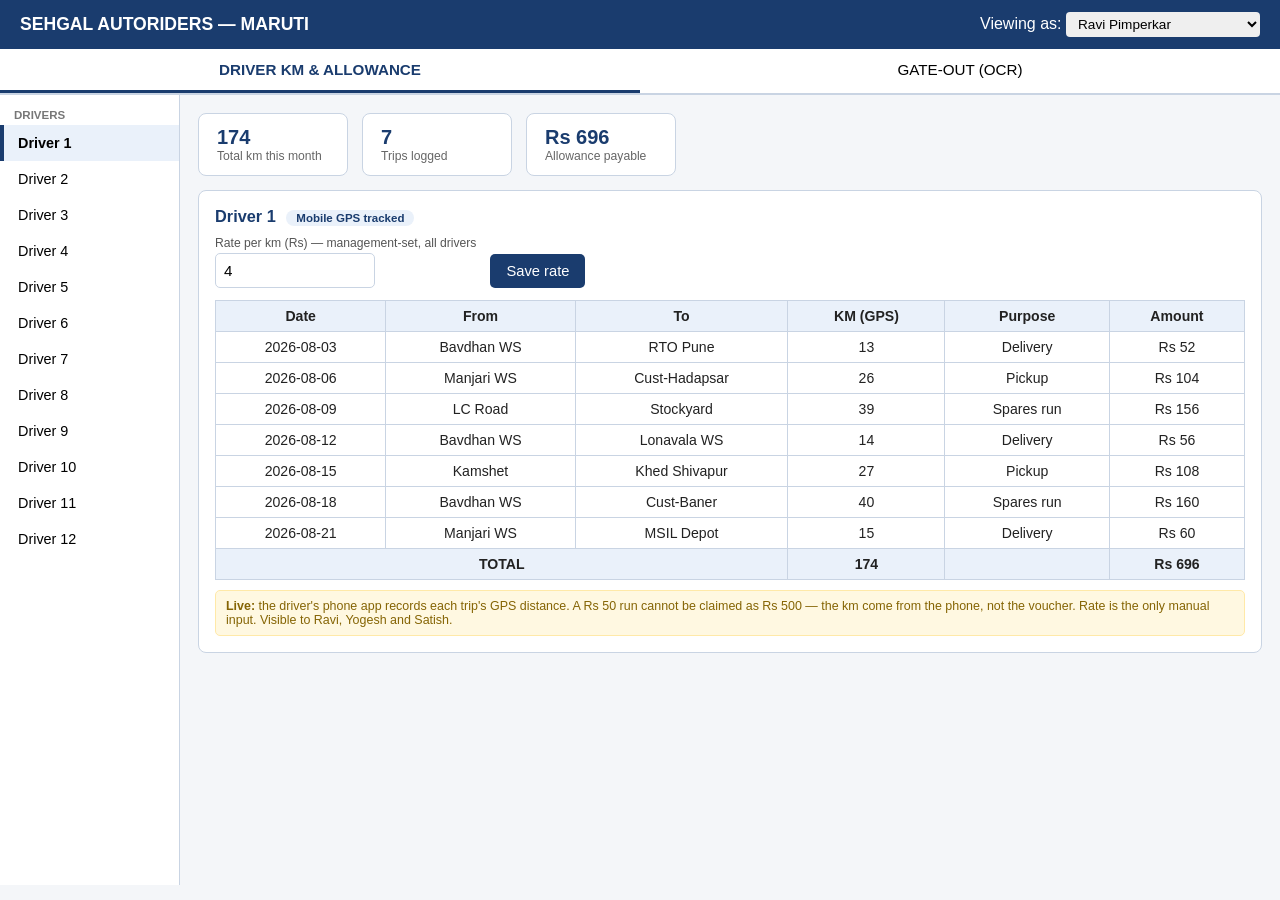
<file: index.html>
<!DOCTYPE html>
<html lang="en">
<head>
<meta charset="UTF-8">
<meta name="viewport" content="width=device-width, initial-scale=1.0">
<title>SEHGAL AUTORIDERS — MARUTI</title>
<style>
  * { margin:0; padding:0; box-sizing:border-box; font-family:'Segoe UI', Arial, sans-serif; }
  :root { --blue:#1a3c6e; --lightblue:#eaf1fa; --border:#c9d4e3; --green:#1e7d32; --red:#b23b3b; --amber:#b8860b; }
  body { background:#f4f6f9; color:#222; }
  header { background:var(--blue); color:#fff; padding:12px 20px; display:flex; justify-content:space-between; align-items:center; flex-wrap:wrap; gap:8px; }
  header h1 { font-size:1.1rem; font-weight:600; }
  header select { padding:4px 8px; border-radius:4px; border:none; font-size:.85rem; }
  nav { background:#fff; border-bottom:2px solid var(--border); display:flex; }
  nav button { flex:1; padding:12px; border:none; background:none; font-size:.95rem; cursor:pointer; border-bottom:3px solid transparent; }
  nav button.active { border-bottom-color:var(--blue); color:var(--blue); font-weight:600; }
  .layout { display:flex; min-height:calc(100vh - 110px); }
  aside { width:180px; background:#fff; border-right:1px solid var(--border); padding:10px 0; overflow-y:auto; }
  aside h3 { font-size:.72rem; text-transform:uppercase; color:#777; padding:4px 14px; }
  aside button { display:block; width:100%; text-align:left; padding:10px 14px; border:none; background:none; cursor:pointer; font-size:.9rem; border-left:4px solid transparent; }
  aside button.sel { background:var(--lightblue); border-left-color:var(--blue); font-weight:600; }
  main { flex:1; padding:18px; overflow-x:auto; }
  .card { background:#fff; border:1px solid var(--border); border-radius:8px; padding:16px; margin-bottom:16px; }
  .card h2 { font-size:1.02rem; color:var(--blue); margin-bottom:10px; }
  table { width:100%; border-collapse:collapse; font-size:.88rem; }
  th, td { border:1px solid var(--border); padding:7px 9px; text-align:center; }
  th { background:var(--lightblue); }
  .row-flex { display:flex; gap:14px; flex-wrap:wrap; align-items:end; margin-bottom:12px; }
  .field label { display:block; font-size:.76rem; color:#555; margin-bottom:3px; }
  .field input { padding:8px; border:1px solid var(--border); border-radius:5px; font-size:.95rem; width:160px; }
  .btn { background:var(--blue); color:#fff; border:none; padding:9px 16px; border-radius:5px; cursor:pointer; font-size:.92rem; }
  .btn.alt { background:#fff; color:var(--blue); border:1px solid var(--blue); }
  .note { font-size:.78rem; color:#856404; background:#fff8e1; border:1px solid #ffe9a8; padding:8px 10px; border-radius:5px; margin-top:10px; }
  .pill { display:inline-block; padding:2px 10px; border-radius:12px; font-size:.72rem; background:var(--lightblue); color:var(--blue); margin-left:6px; }
  .stat-row { display:flex; gap:14px; flex-wrap:wrap; margin-bottom:14px; }
  .stat { background:#fff; border:1px solid var(--border); border-radius:8px; padding:12px 18px; min-width:150px; }
  .stat .v { font-size:1.25rem; font-weight:700; color:var(--blue); }
  .stat .l { font-size:.76rem; color:#666; }
  /* OCR cascade */
  .ocr-tree { display:flex; flex-direction:column; gap:8px; margin:12px 0; }
  .engine { display:flex; align-items:center; gap:10px; padding:9px 12px; border:1px solid var(--border); border-radius:6px; background:#fafcff; font-size:.9rem; }
  .engine .dot { width:12px; height:12px; border-radius:50%; background:#ccc; flex-shrink:0; }
  .engine.trying .dot { background:var(--amber); animation:pulse 1s infinite; }
  .engine.ok .dot { background:var(--green); }
  .engine.fail .dot { background:var(--red); }
  .engine .arrow { color:#999; font-size:.8rem; }
  .engine small { color:#888; margin-left:auto; }
  @keyframes pulse { 0%,100%{opacity:1;} 50%{opacity:.35;} }
  .scanbox { border:2px dashed var(--border); border-radius:8px; padding:26px; text-align:center; color:#666; cursor:pointer; background:#fbfdff; }
  .scanbox:hover { border-color:var(--blue); }
  @media (max-width:700px){ .layout{flex-direction:column;} aside{width:100%; display:flex; overflow-x:auto;} aside h3{display:none;} aside button{white-space:nowrap; border-left:none; border-bottom:3px solid transparent;} aside button.sel{border-bottom-color:var(--blue);} }
</style>
</head>
<body>
<header>
  <h1>SEHGAL AUTORIDERS &mdash; MARUTI</h1>
  <div>Viewing as:
    <select id="viewer">
      <option>Ravi Pimperkar</option><option>Yogesh Patil</option><option>Satish Ainapure (Finance)</option><option>Gate Guard</option>
    </select>
  </div>
</header>
<nav>
  <button id="tabD" class="active" onclick="showTab('drivers')">DRIVER KM &amp; ALLOWANCE</button>
  <button id="tabG" onclick="showTab('gate')">GATE-OUT (OCR)</button>
</nav>

<div class="layout" id="driversView">
  <aside id="driverList"><h3>Drivers</h3></aside>
  <main>
    <div class="stat-row">
      <div class="stat"><div class="v" id="stKm">0</div><div class="l">Total km this month</div></div>
      <div class="stat"><div class="v" id="stTrips">0</div><div class="l">Trips logged</div></div>
      <div class="stat"><div class="v" id="stAmt">Rs 0</div><div class="l">Allowance payable</div></div>
    </div>
    <div class="card">
      <h2 id="drvTitle">Driver 1 <span class="pill">Mobile GPS tracked</span></h2>
      <div class="row-flex">
        <div class="field"><label>Rate per km (Rs) &mdash; management-set, all drivers</label><input type="number" id="rate" min="0" step="0.5" value="4"></div>
        <button class="btn" onclick="saveRate()">Save rate</button>
      </div>
      <table id="tripTable">
        <thead><tr><th>Date</th><th>From</th><th>To</th><th>KM (GPS)</th><th>Purpose</th><th>Amount</th></tr></thead>
        <tbody></tbody>
        <tfoot><tr><th colspan="3">TOTAL</th><th id="ftKm">0</th><th></th><th id="ftAmt">Rs 0</th></tr></tfoot>
      </table>
      <div class="note"><b>Live:</b> the driver's phone app records each trip's GPS distance. A Rs 50 run cannot be claimed as Rs 500 &mdash; the km come from the phone, not the voucher. Rate is the only manual input. Visible to Ravi, Yogesh and Satish.</div>
    </div>
  </main>
</div>

<div class="layout" id="gateView" style="display:none">
  <main>
    <div class="card">
      <h2>GATE-OUT SCAN (Guard screen)</h2>
      <div class="scanbox" onclick="document.getElementById('photo').click()">
        Tap to photograph the gate pass + number plate<br><small>(camera on the guard's tablet)</small>
      </div>
      <input type="file" id="photo" accept="image/*" capture="environment" style="display:none" onchange="runOCR()">
      <div class="ocr-tree" id="ocrTree">
        <div class="engine" id="eng0"><span class="dot"></span> 1. Google <b>Gemini</b> vision <span class="arrow">(primary reader)</span><small>waiting</small></div>
        <div class="engine" id="eng1"><span class="dot"></span> 2. Google <b>Cloud Vision API</b> <span class="arrow">(fallback if Gemini fails)</span><small>waiting</small></div>
        <div class="engine" id="eng2"><span class="dot"></span> 3. On-device <b>Document Scanner</b> OCR <span class="arrow">(final fallback, offline)</span><small>waiting</small></div>
        <div class="engine" id="eng3"><span class="dot"></span> 4. <b>Manual entry</b> <span class="arrow">(guard types it)</span><small>always available</small></div>
      </div>
      <div class="row-flex">
        <div class="field"><label>Gate pass no.</label><input id="gp" placeholder="GP-000123"></div>
        <div class="field"><label>Vehicle Reg No.</label><input id="reg" placeholder="MH12AB1234"></div>
        <div class="field"><label>Job Card / Reason</label><input id="jc" placeholder="JC26001234 or Delivery"></div>
        <button class="btn" onclick="gateOut()">RECORD EXIT</button>
      </div>
      <div class="note"><b>OCR engine tree (as specified):</b> each photo is read by <b>Gemini</b> first; if it cannot read the plate/pass it falls to <b>Google Cloud Vision</b>; if that also fails (poor light, no network) the <b>on-device document scanner</b> reads it offline; the guard can always correct or type manually. Backend deployable on <b>Azure</b> or <b>AWS</b>. This page simulates the cascade &mdash; wire real API keys in the backend (endpoints are stubbed in the code as <code>OCR.endpoints</code>).</div>
    </div>
    <div class="card">
      <h2>EXIT LOG <span class="pill">Finance (Satish) view</span></h2>
      <p style="font-size:.82rem;color:#555;margin-bottom:8px">Every exit is matched later against DMS job cards. A vehicle that left with no JC shows in <b style="color:var(--red)">red</b> &mdash; that is the un-billed-exit leak your camera-OCR gate closes.</p>
      <table id="gateTable">
        <thead><tr><th>#</th><th>Date-Time</th><th>Gate Pass</th><th>Reg No</th><th>JC / Reason</th><th>Read by</th><th>Guard</th></tr></thead>
        <tbody></tbody>
      </table>
    </div>
  </main>
</div>

<script>
// ---- OCR cascade (stub: replace endpoints with real backend that holds the API keys) ----
const OCR = {
  endpoints: { gemini:"/api/ocr/gemini", cloudVision:"/api/ocr/cloud-vision", docScanner:"local" },
  // demo: deterministically decide which engine "succeeds" so the cascade is visible
  async read(seed){
    const steps=["eng0","eng1","eng2"];
    let winner = seed % 3; // 0 gemini, 1 vision, 2 scanner
    for(let i=0;i<steps.length;i++){
      setEng(steps[i],"trying","reading...");
      await wait(700);
      if(i<winner){ setEng(steps[i],"fail","could not read"); }
      else { setEng(steps[i],"ok","READ OK"); return {engine:["Gemini","Cloud Vision","Doc Scanner"][i], plate:demoPlate(seed), pass:"GP-"+String(1000+seed)}; }
    }
    setEng("eng3","ok","type manually"); return {engine:"Manual", plate:"", pass:""};
  }
};
function setEng(id,cls,msg){ const e=document.getElementById(id); e.className="engine "+cls; e.querySelector("small").textContent=msg; }
function resetEng(){ ["eng0","eng1","eng2","eng3"].forEach(id=>setEng(id,"","waiting")); }
function wait(ms){ return new Promise(r=>setTimeout(r,ms)); }
function demoPlate(s){ const l="ABCDEFGHJKLMNPQRSTUVWX"; return "MH12"+l[s%22]+l[(s*3)%22]+String(1000+(s*137)%9000); }
async function runOCR(){
  resetEng();
  const seed=Math.floor((Date.now()/1000))%97;
  const res=await OCR.read(seed);
  if(res.plate) document.getElementById("reg").value=res.plate;
  if(res.pass) document.getElementById("gp").value=res.pass;
  document.getElementById("gp").dataset.engine=res.engine;
}

const DRIVERS=12; let cur=1;
function demoTrips(d){ const routes=[["Bavdhan WS","Manjari WS"],["Bavdhan WS","RTO Pune"],["Manjari WS","Cust-Hadapsar"],["LC Road","Stockyard"],["Bavdhan WS","Lonavala WS"],["Kamshet","Khed Shivapur"],["Bavdhan WS","Cust-Baner"],["Manjari WS","MSIL Depot"]]; const t=[]; const n=4+(d*3)%5; for(let i=0;i<n;i++){ const r=routes[(d+i)%routes.length]; t.push({date:"2026-08-"+String(3+i*3).padStart(2,"0"),from:r[0],to:r[1],km:6+((d*7+i*13)%38),why:i%3==0?"Delivery":(i%3==1?"Pickup":"Spares run")}); } return t; }
function el(t,h){const e=document.createElement(t); e.innerHTML=h; return e;}
function renderList(){ const a=document.getElementById("driverList"); for(let i=1;i<=DRIVERS;i++){ const b=el("button","Driver "+i); b.id="drv"+i; b.onclick=()=>{cur=i;renderDriver();}; a.appendChild(b);} }
function saveRate(){ localStorage.setItem("kmRate",document.getElementById("rate").value); renderDriver(); }
function renderDriver(){ document.querySelectorAll("aside button").forEach(b=>b.classList.remove("sel")); document.getElementById("drv"+cur).classList.add("sel"); document.getElementById("drvTitle").innerHTML="Driver "+cur+' <span class="pill">Mobile GPS tracked</span>'; const rate=parseFloat(localStorage.getItem("kmRate")||document.getElementById("rate").value)||0; document.getElementById("rate").value=rate; const tb=document.querySelector("#tripTable tbody"); tb.innerHTML=""; let km=0; const trips=demoTrips(cur); trips.forEach(t=>{ km+=t.km; tb.appendChild(el("tr","<td>"+t.date+"</td><td>"+t.from+"</td><td>"+t.to+"</td><td>"+t.km+"</td><td>"+t.why+"</td><td>Rs "+(t.km*rate).toFixed(0)+"</td>")); }); document.getElementById("ftKm").textContent=km; document.getElementById("ftAmt").textContent="Rs "+(km*rate).toFixed(0); document.getElementById("stKm").textContent=km; document.getElementById("stTrips").textContent=trips.length; document.getElementById("stAmt").textContent="Rs "+(km*rate).toFixed(0); }
function showTab(t){ document.getElementById("driversView").style.display=t==="drivers"?"flex":"none"; document.getElementById("gateView").style.display=t==="gate"?"flex":"none"; document.getElementById("tabD").classList.toggle("active",t==="drivers"); document.getElementById("tabG").classList.toggle("active",t==="gate"); }
function gateOut(){ const gp=document.getElementById("gp").value.trim(),reg=document.getElementById("reg").value.trim().toUpperCase(),jc=document.getElementById("jc").value.trim(); if(!gp||!reg){alert("Gate pass and Reg No required");return;} const log=JSON.parse(localStorage.getItem("gateLog")||"[]"); log.unshift({dt:new Date().toLocaleString("en-IN"),gp:gp,reg:reg,jc:jc||"-",eng:document.getElementById("gp").dataset.engine||"Manual",by:document.getElementById("viewer").value}); localStorage.setItem("gateLog",JSON.stringify(log.slice(0,200))); document.getElementById("gp").value="";document.getElementById("reg").value="";document.getElementById("jc").value=""; resetEng(); renderGate(); }
function renderGate(){ const log=JSON.parse(localStorage.getItem("gateLog")||"[]"); const tb=document.querySelector("#gateTable tbody"); tb.innerHTML=""; log.forEach((x,i)=>{ const noJC=(x.jc==="-"||x.jc.toLowerCase()==="delivery"); tb.appendChild(el("tr","<td>"+(i+1)+"</td><td>"+x.dt+"</td><td>"+x.gp+"</td><td>"+x.reg+"</td><td"+(noJC?' style="color:#b23b3b;font-weight:600"':"")+">"+x.jc+"</td><td>"+x.eng+"</td><td>"+x.by+"</td>")); }); }
renderList(); renderDriver(); renderGate();
</script>
</body>
</html>
</file>
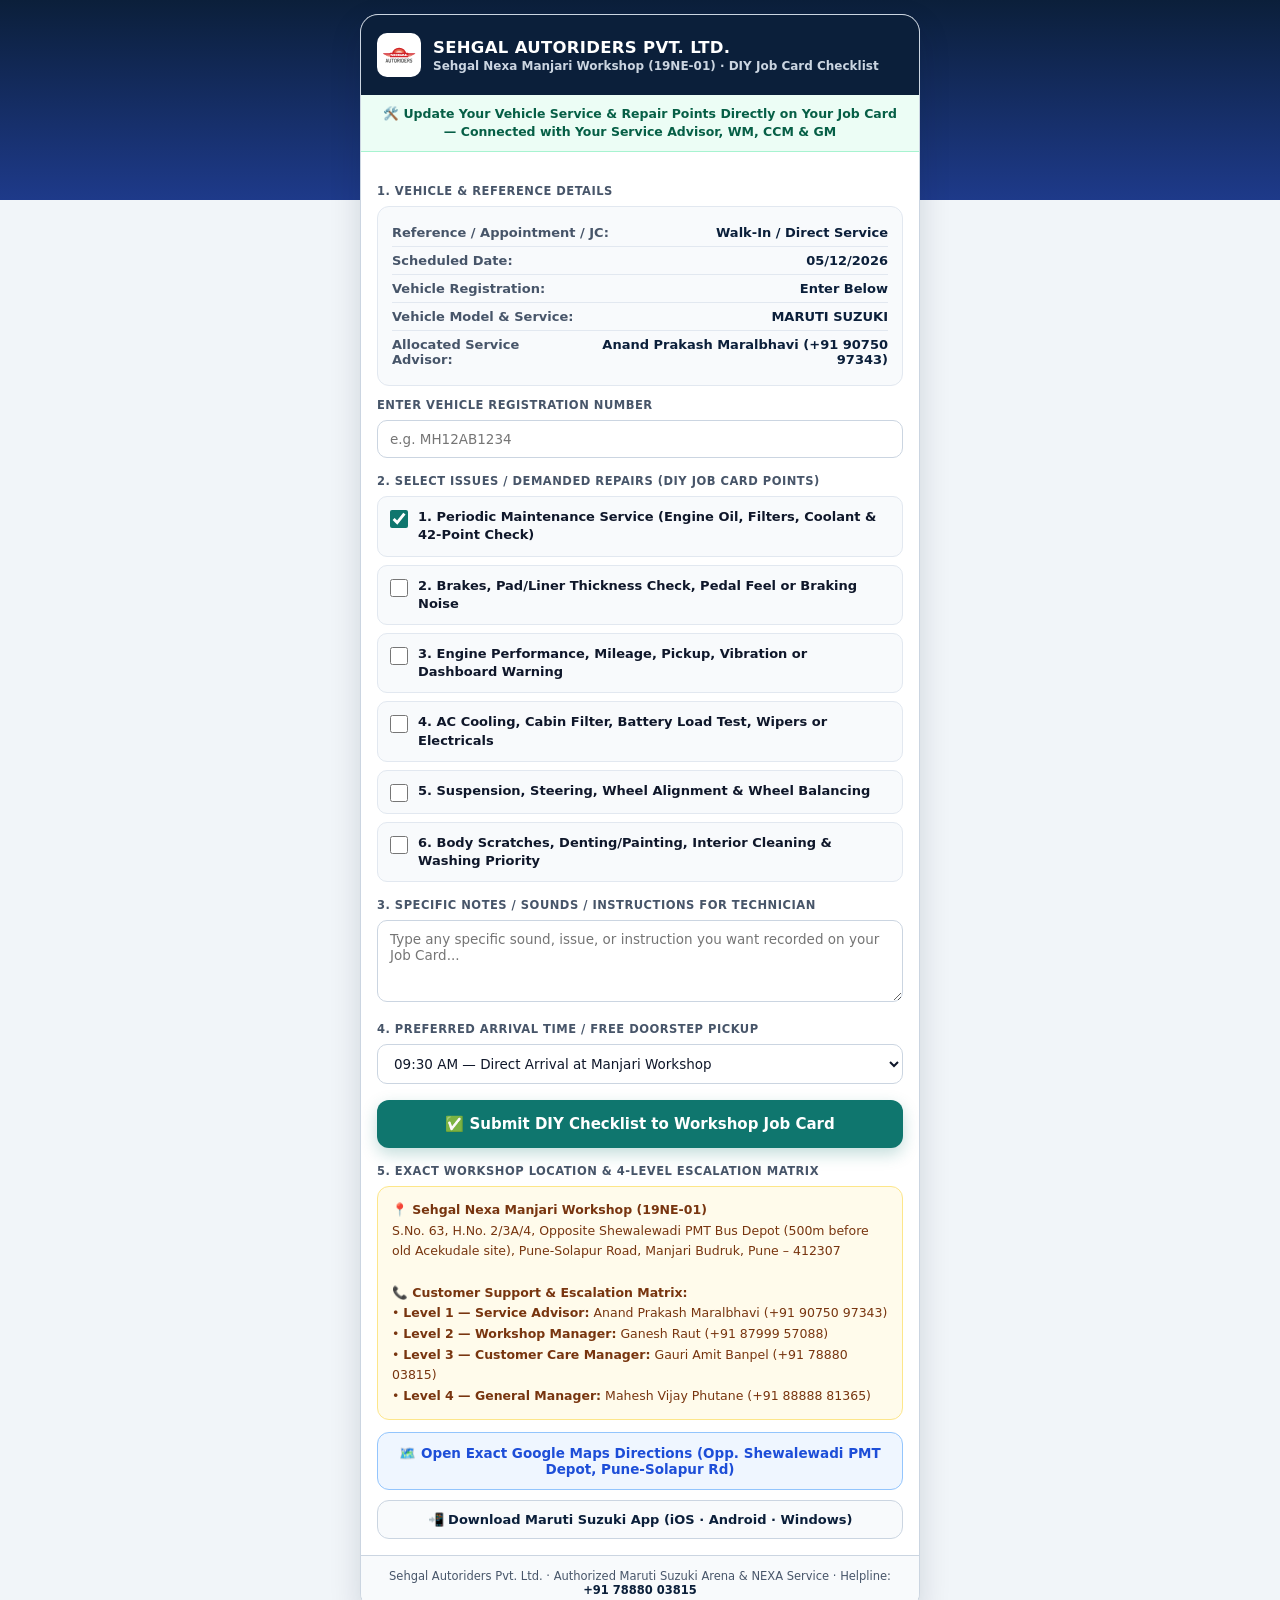
<file: diy/index.html>
<!DOCTYPE html>
<html lang="en">
<head>
  <meta charset="UTF-8" />
  <meta name="viewport" content="width=device-width, initial-scale=1.0" />
  <title>Sehgal Autoriders Manjari (19NE-01) — DIY Vehicle Service &amp; Job Card Checklist</title>
  <meta property="og:title" content="Sehgal Autoriders Manjari (19NE-01) — Update Your Vehicle Issues (DIY Job Card)" />
  <meta property="og:description" content="Select your vehicle service &amp; repair points directly for your Job Card, view your Service Advisor &amp; Escalation Matrix, and open Google Maps directions." />
  <meta property="og:image" content="https://maruti.sehgalautoriders.com/app/icon.svg" />
  <meta name="theme-color" content="#0b1f3a" />
  <link rel="icon" href="../app/icon.svg" />
  <style>
    :root {
      --primary: #0b1f3a;
      --accent: #0f766e;
      --blue: #1769e0;
      --bg: #f1f5f9;
      --card: #ffffff;
      --text: #0f172a;
      --muted: #475569;
      --border: #cbd5e1;
      --ok: #15803d;
    }
    * { box-sizing: border-box; margin: 0; padding: 0; font-family: system-ui, -apple-system, "Segoe UI", Roboto, Arial, sans-serif; }
    body { background: linear-gradient(180deg, #0b1f3a 0%, #1e3a8a 200px, var(--bg) 200px); color: var(--text); min-height: 100vh; padding: 14px; }
    .shell { width: 100%; max-width: 560px; margin: 0 auto; background: var(--card); border: 1px solid var(--border); border-radius: 18px; box-shadow: 0 12px 32px rgba(15, 23, 42, 0.14); overflow: hidden; }
    .hdr { background: var(--primary); color: #fff; padding: 18px 16px; display: flex; align-items: center; gap: 12px; }
    .hdr img { width: 44px; height: 44px; border-radius: 10px; background: #fff; padding: 5px; flex-shrink: 0; }
    .hdr .brand { flex: 1; }
    .hdr h1 { font-size: 16.5px; font-weight: 800; letter-spacing: 0.3px; }
    .hdr p { font-size: 12px; color: #cbd5e1; margin-top: 2px; font-weight: 600; }
    .subbar { background: #ecfdf5; border-bottom: 1px solid #a7f3d0; color: #065f46; padding: 10px 14px; font-size: 12.5px; font-weight: 700; text-align: center; line-height: 1.45; }
    .body { padding: 16px; }
    .sec-title { font-size: 11.5px; font-weight: 800; color: var(--muted); text-transform: uppercase; letter-spacing: 0.5px; margin: 16px 0 8px; }
    .sec-title:first-child { margin-top: 0; }
    .info-card { background: #f8fafc; border: 1.5px solid #e2e8f0; border-radius: 12px; padding: 12px 14px; }
    .row { display: flex; justify-content: space-between; align-items: center; gap: 10px; padding: 6px 0; border-bottom: 1px solid #e2e8f0; font-size: 13px; }
    .row:last-child { border-bottom: none; }
    .lbl { color: var(--muted); font-weight: 600; }
    .val { color: var(--primary); font-weight: 800; text-align: right; }
    .chk-list { display: flex; flex-direction: column; gap: 8px; }
    .chk-item { display: flex; align-items: flex-start; gap: 10px; background: #f8fafc; border: 1.5px solid #e2e8f0; border-radius: 10px; padding: 11px 12px; cursor: pointer; font-size: 13px; font-weight: 600; color: var(--text); line-height: 1.4; }
    .chk-item input { margin-top: 2px; width: 18px; height: 18px; accent-color: var(--accent); flex-shrink: 0; }
    textarea, select, input[type="text"] { width: 100%; border: 1.5px solid var(--border); border-radius: 10px; padding: 10px 12px; font-size: 13.5px; color: var(--text); background: #fff; }
    textarea { min-height: 82px; resize: vertical; }
    .btn-submit { width: 100%; margin-top: 16px; background: var(--accent); color: #fff; border: none; border-radius: 12px; padding: 15px; font-size: 15px; font-weight: 800; cursor: pointer; box-shadow: 0 6px 16px rgba(15, 118, 110, 0.25); }
    .btn-submit:disabled { opacity: 0.7; cursor: wait; }
    .btn-map { display: block; width: 100%; margin-top: 12px; background: #eff6ff; color: #1d4ed8; border: 1.5px solid #93c5fd; border-radius: 12px; padding: 12px 14px; font-size: 13.5px; font-weight: 800; text-align: center; text-decoration: none; }
    .btn-app { display: block; width: 100%; margin-top: 10px; background: #f8fafc; color: var(--primary); border: 1.5px solid var(--border); border-radius: 12px; padding: 11px 14px; font-size: 13px; font-weight: 800; text-align: center; text-decoration: none; }
    .esc-card { background: #fffbeb; border: 1.5px solid #fde68a; border-radius: 12px; padding: 13px 14px; font-size: 12.5px; line-height: 1.65; color: #78350f; }
    .done-box { display: none; background: #f0fdf4; border: 2px solid #86efac; border-radius: 14px; padding: 15px; margin-bottom: 14px; }
    .done-box h2 { color: var(--ok); font-size: 16px; margin-bottom: 6px; }
    .done-box p { font-size: 13px; color: #166534; line-height: 1.5; }
    .err-box { display: none; background: #fef2f2; border: 1.5px solid #fecaca; border-radius: 12px; padding: 12px; margin-bottom: 14px; color: #991b1b; font-size: 13px; font-weight: 600; }
    .ftr { background: #f8fafc; border-top: 1px solid var(--border); padding: 13px 16px; text-align: center; font-size: 11.5px; color: var(--muted); }
    .ftr a { color: var(--primary); font-weight: 700; text-decoration: none; }
  </style>
</head>
<body>
  <div class="shell">
    <div class="hdr">
      <img src="../app/brand/sehgal-autoriders-logo.svg" alt="Sehgal Autoriders" onerror="this.style.display='none'" />
      <div class="brand">
        <h1>SEHGAL AUTORIDERS PVT. LTD.</h1>
        <p>Sehgal Nexa Manjari Workshop (19NE-01) · DIY Job Card Checklist</p>
      </div>
    </div>
    <div class="subbar">
      🛠️ Update Your Vehicle Service &amp; Repair Points Directly on Your Job Card — Connected with Your Service Advisor, WM, CCM &amp; GM
    </div>
    <div class="body">
      <div id="doneBox" class="done-box">
        <h2>✅ DIY Job Card Checklist Saved!</h2>
        <p id="doneText">Your requested service and repair points have been recorded for your Job Card and shared with your Service Advisor and Workshop Support Team.</p>
      </div>
      <div id="errBox" class="err-box"></div>

      <div class="sec-title">1. Vehicle &amp; Reference Details</div>
      <div class="info-card">
        <div class="row"><span class="lbl">Reference / Appointment / JC:</span><span class="val" id="vAppt">—</span></div>
        <div class="row"><span class="lbl">Scheduled Date:</span><span class="val" id="vDate">—</span></div>
        <div class="row"><span class="lbl">Vehicle Registration:</span><span class="val" id="vReg">—</span></div>
        <div class="row"><span class="lbl">Vehicle Model &amp; Service:</span><span class="val" id="vModel">MARUTI SUZUKI</span></div>
        <div class="row"><span class="lbl">Allocated Service Advisor:</span><span class="val" id="vSa">Anand Prakash Maralbhavi (+91 90750 97343)</span></div>
      </div>

      <form id="diyForm" onsubmit="submitDiy(event)">
        <div id="regInputWrap" style="display:none;margin-top:12px;">
          <div class="sec-title">Enter Vehicle Registration Number</div>
          <input type="text" id="manualReg" placeholder="e.g. MH12AB1234" />
        </div>

        <div class="sec-title">2. Select Issues / Demanded Repairs (DIY Job Card Points)</div>
        <div class="chk-list">
          <label class="chk-item"><input type="checkbox" name="diy_issue" value="Periodic Maintenance Service (Engine Oil, Oil Filter, Coolant & 42-Point Check)" checked /> <span>1. Periodic Maintenance Service (Engine Oil, Filters, Coolant &amp; 42-Point Check)</span></label>
          <label class="chk-item"><input type="checkbox" name="diy_issue" value="Brakes, Pad/Liner Thickness Check, Pedal Feel or Braking Noise" /> <span>2. Brakes, Pad/Liner Thickness Check, Pedal Feel or Braking Noise</span></label>
          <label class="chk-item"><input type="checkbox" name="diy_issue" value="Engine Performance, Mileage, Pickup, Vibration or Dashboard Warning" /> <span>3. Engine Performance, Mileage, Pickup, Vibration or Dashboard Warning</span></label>
          <label class="chk-item"><input type="checkbox" name="diy_issue" value="AC Cooling, Cabin Filter, Battery Load Test, Wipers or Electricals" /> <span>4. AC Cooling, Cabin Filter, Battery Load Test, Wipers or Electricals</span></label>
          <label class="chk-item"><input type="checkbox" name="diy_issue" value="Suspension, Steering, Wheel Alignment & Wheel Balancing" /> <span>5. Suspension, Steering, Wheel Alignment &amp; Wheel Balancing</span></label>
          <label class="chk-item"><input type="checkbox" name="diy_issue" value="Body Scratches, Denting/Painting, Interior Cleaning & Washing Priority" /> <span>6. Body Scratches, Denting/Painting, Interior Cleaning &amp; Washing Priority</span></label>
        </div>

        <div class="sec-title">3. Specific Notes / Sounds / Instructions for Technician</div>
        <textarea id="customNotes" placeholder="Type any specific sound, issue, or instruction you want recorded on your Job Card..."></textarea>

        <div class="sec-title">4. Preferred Arrival Time / Free Doorstep Pickup</div>
        <select id="prefSlot">
          <option value="09:30 AM - Direct Arrival at Manjari Workshop">09:30 AM — Direct Arrival at Manjari Workshop</option>
          <option value="10:30 AM - Direct Arrival at Manjari Workshop">10:30 AM — Direct Arrival at Manjari Workshop</option>
          <option value="11:30 AM - Direct Arrival at Manjari Workshop">11:30 AM — Direct Arrival at Manjari Workshop</option>
          <option value="02:30 PM - Direct Arrival at Manjari Workshop">02:30 PM — Direct Arrival at Manjari Workshop</option>
          <option value="Free Doorstep Pickup & Drop Requested">Free Doorstep Pickup &amp; Drop Requested</option>
        </select>

        <button type="submit" class="btn-submit" id="btnSubmit">✅ Submit DIY Checklist to Workshop Job Card</button>
      </form>

      <div class="sec-title">5. Exact Workshop Location &amp; 4-Level Escalation Matrix</div>
      <div class="esc-card">
        <strong>📍 Sehgal Nexa Manjari Workshop (19NE-01)</strong><br/>
        S.No. 63, H.No. 2/3A/4, Opposite Shewalewadi PMT Bus Depot (500m before old Acekudale site), Pune-Solapur Road, Manjari Budruk, Pune – 412307<br/><br/>
        <strong>📞 Customer Support &amp; Escalation Matrix:</strong><br/>
        • <strong>Level 1 — Service Advisor:</strong> <span id="escSa">Anand Prakash Maralbhavi (+91 90750 97343)</span><br/>
        • <strong>Level 2 — Workshop Manager:</strong> Ganesh Raut (+91 87999 57088)<br/>
        • <strong>Level 3 — Customer Care Manager:</strong> Gauri Amit Banpel (+91 78880 03815)<br/>
        • <strong>Level 4 — General Manager:</strong> Mahesh Vijay Phutane (+91 88888 81365)
      </div>
      <a class="btn-map" id="mapBtn" href="https://www.google.com/maps/dir/?api=1&destination=18.496482,73.972321&travelmode=driving" target="_blank" rel="noopener">
        🗺️ Open Exact Google Maps Directions (Opp. Shewalewadi PMT Depot, Pune-Solapur Rd)
      </a>
      <a class="btn-app" href="https://maruti.sehgalautoriders.com/maruti-app/" target="_blank" rel="noopener">
        📲 Download Maruti Suzuki App (iOS · Android · Windows)
      </a>
    </div>
    <div class="ftr">
      Sehgal Autoriders Pvt. Ltd. · Authorized Maruti Suzuki Arena &amp; NEXA Service · Helpline: <a href="tel:+917888003815">+91 78880 03815</a>
    </div>
  </div>

  <script>
    const INTAKE_API = "https://tiwfuwfzjxcsbrifcdpu.supabase.co/functions/v1/manjri-diy-intake";
    const params = new URLSearchParams(window.location.search);
    let appt = (params.get("appt") || params.get("jc") || "").trim().toUpperCase();
    let reg = (params.get("reg") || "").trim().toUpperCase().replace(/[^A-Z0-9]/g, "");
    const dateParam = (params.get("date") || "").trim();
    const modelParam = (params.get("model") || "").trim();
    const saParam = (params.get("sa") || "").trim();

    function fmtPhone(p) {
      const d = String(p || "").replace(/\D+/g, "").slice(-10);
      return d.length === 10 ? "+91 " + d.slice(0, 5) + " " + d.slice(5) : "";
    }

    function applyDetails(info) {
      document.getElementById("vAppt").textContent = info.appt_no || appt || "Walk-In / Direct Service";
      document.getElementById("vDate").textContent = info.booking_date || dateParam || new Date().toLocaleDateString("en-GB");
      document.getElementById("vReg").textContent = info.reg_no || reg || "Enter Below";
      const mdl = info.vehicle_model || modelParam || "MARUTI SUZUKI";
      const stp = info.service_type ? " (" + info.service_type + ")" : "";
      document.getElementById("vModel").textContent = mdl + stp;
      if (info.allocated_sa_name) {
        const ph = fmtPhone(info.allocated_sa_mobile);
        const saDisp = info.allocated_sa_name + (ph ? " (" + ph + ")" : "");
        document.getElementById("vSa").textContent = saDisp;
        document.getElementById("escSa").textContent = saDisp;
      } else if (saParam) {
        document.getElementById("vSa").textContent = saParam;
        document.getElementById("escSa").textContent = saParam;
      }
      if (info.workshop_map_url) {
        document.getElementById("mapBtn").href = info.workshop_map_url;
      }
      if (info.diy_issues_summary && info.diy_updated) {
        document.getElementById("customNotes").placeholder = "Previously recorded: " + info.diy_issues_summary;
      }
    }

    applyDetails({});
    if (!reg && !appt) {
      document.getElementById("regInputWrap").style.display = "block";
    } else {
      const qs = new URLSearchParams({ format: "json" });
      if (appt) qs.set("appt", appt);
      if (reg) qs.set("reg", reg);
      fetch(INTAKE_API + "?" + qs.toString(), { headers: { "Accept": "application/json" } })
        .then(r => r.json())
        .then(data => {
          if (data && data.appointment) {
            appt = data.appointment.appt_no || appt;
            reg = data.appointment.reg_norm || data.appointment.reg_no || reg;
            applyDetails(data.appointment);
          }
        })
        .catch(() => {});
    }

    async function submitDiy(ev) {
      ev.preventDefault();
      const errEl = document.getElementById("errBox");
      errEl.style.display = "none";
      const manualRegVal = (document.getElementById("manualReg").value || "").trim().toUpperCase().replace(/[^A-Z0-9]/g, "");
      const finalReg = reg || manualRegVal;
      if (!appt && !finalReg) {
        errEl.textContent = "Please enter your Vehicle Registration Number (e.g. MH12AB1234).";
        errEl.style.display = "block";
        return;
      }
      const btn = document.getElementById("btnSubmit");
      btn.disabled = true;
      btn.textContent = "⏳ Saving DIY Checklist to Workshop Job Card...";
      const checked = Array.from(document.querySelectorAll('input[name="diy_issue"]:checked')).map(i => i.value);
      const notes = document.getElementById("customNotes").value.trim();
      const slot = document.getElementById("prefSlot").value;
      const parts = checked.slice();
      if (notes) parts.push("Customer Note: " + notes);
      const summary = (parts.join(" | ") || "Periodic Maintenance & General Checkup") + " [" + slot + "]";

      try {
        const res = await fetch(INTAKE_API + "?format=json", {
          method: "POST",
          headers: { "Content-Type": "application/json", "Accept": "application/json" },
          body: JSON.stringify({
            appt_no: appt,
            reg_no: finalReg,
            diy_issues_summary: summary,
            preferred_arrival_slot: slot
          })
        });
        const out = await res.json();
        if (!res.ok || !out.ok) {
          throw new Error((out && out.error) || "Unable to save right now. Please share directly in your WhatsApp group.");
        }
        reg = finalReg || out.reg_no || reg;
        appt = out.appt_no || appt;
        const saObj = out.allocated_service_advisor || {};
        const saStr = saObj.name ? saObj.name + (saObj.mobile ? " (" + fmtPhone(saObj.mobile) + ")" : "") : document.getElementById("vSa").textContent;
        document.getElementById("vReg").textContent = reg;
        document.getElementById("vAppt").textContent = appt;
        document.getElementById("doneBox").style.display = "block";
        document.getElementById("doneText").textContent =
          "DIY Checklist saved for " + reg + (appt ? " (" + appt + ")" : "") + ": " + summary +
          ". Allocated Service Advisor: " + saStr +
          " | WM Ganesh Raut (+91 87999 57088) | CCM Gauri Amit Banpel (+91 78880 03815) | GM Mahesh Vijay Phutane (+91 88888 81365).";
        btn.textContent = "✅ DIY Updated & Saved";
        window.scrollTo({ top: 0, behavior: "smooth" });
      } catch (e) {
        btn.disabled = false;
        btn.textContent = "✅ Submit DIY Checklist to Workshop Job Card";
        errEl.textContent = e.message || "Network error while saving DIY checklist. Please try again.";
        errEl.style.display = "block";
      }
    }
  </script>
</body>
</html>
</file>
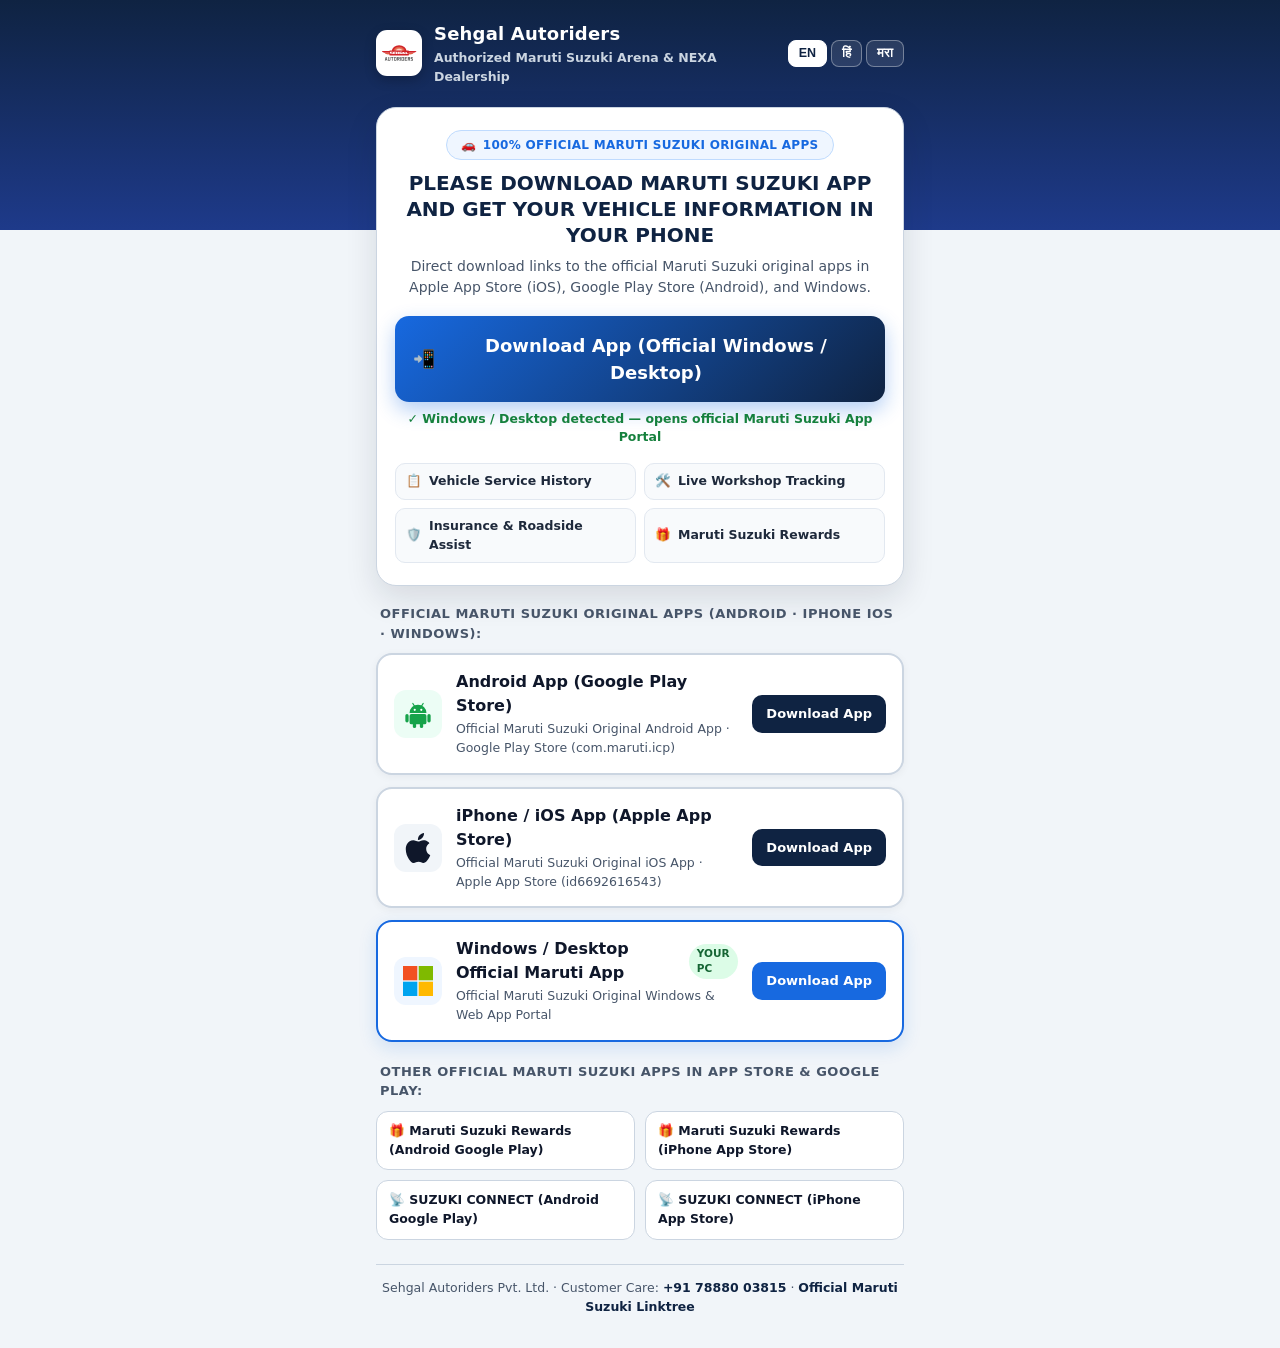
<file: install/index.html>
<!DOCTYPE html>
<html lang="en">
<head>
<meta charset="utf-8">
<meta name="viewport" content="width=device-width,initial-scale=1">
<title>Download Official Maruti Suzuki App — Sehgal Autoriders (iOS · Android · Windows)</title>
<meta property="og:title" content="PLEASE DOWNLOAD MARUTI SUZUKI APP & GET YOUR VEHICLE INFORMATION IN YOUR PHONE">
<meta property="og:description" content="Official Maruti Suzuki Original Apps on Apple App Store (iOS), Google Play Store (Android) & Windows">
<meta property="og:image" content="https://maruti.sehgalautoriders.com/app/icon.svg">
<meta name="theme-color" content="#0f2342">
<link rel="icon" href="../app/icon.svg">
<style>
  :root{--bg:#f1f5f9;--card:#ffffff;--ink:#0f172a;--mute:#475569;--line:#cbd5e1;--blue:#0f2342;--accent:#1769e0;--green:#15803d;--red:#d71920}
  *{box-sizing:border-box}
  body{margin:0;background:linear-gradient(180deg,#0f2342 0%,#1e3a8a 230px,var(--bg) 230px);color:var(--ink);font:16px/1.5 system-ui,-apple-system,"Segoe UI",Roboto,sans-serif;min-height:100vh}
  header{max-width:560px;margin:0 auto;padding:20px 16px 8px;color:#fff;display:flex;align-items:center;gap:12px}
  header img{width:46px;height:46px;border-radius:11px;background:#fff;padding:5px;box-shadow:0 4px 12px rgba(0,0,0,.22)}
  header .brand{flex:1}
  header .brand h1{font-size:18px;font-weight:800;margin:0;letter-spacing:.2px}
  header .brand p{font-size:12.5px;margin:2px 0 0;color:#cbd5e1;font-weight:600}
  .lang{display:flex;gap:4px}
  .lang button{border:1px solid rgba(255,255,255,.35);background:rgba(255,255,255,.1);color:#fff;border-radius:8px;padding:5px 10px;font-weight:700;font-size:12.5px;cursor:pointer}
  .lang button.on{background:#fff;color:#0f2342;border-color:#fff}
  .wrap{max-width:560px;margin:0 auto;padding:12px 16px 32px}
  .hero-card{background:var(--card);border:1px solid var(--line);border-radius:20px;padding:22px 18px;box-shadow:0 12px 32px rgba(15,23,42,.12);margin-bottom:16px;text-align:center}
  .pill{display:inline-flex;align-items:center;gap:6px;background:#eff6ff;color:var(--accent);border:1px solid #bfdbfe;border-radius:999px;padding:5px 14px;font-size:12px;font-weight:800;letter-spacing:.3px;text-transform:uppercase;margin-bottom:10px}
  .hero-title{font-size:20px;font-weight:900;color:var(--blue);line-height:1.3;margin:0 0 8px}
  .hero-sub{font-size:14px;color:var(--mute);margin:0 0 18px}
  .btn-primary-download{display:flex;align-items:center;justify-content:center;gap:10px;width:100%;background:linear-gradient(135deg,#1769e0 0%,#0f2342 100%);color:#fff;text-decoration:none;font-weight:900;font-size:18px;padding:16px 18px;border-radius:14px;box-shadow:0 8px 20px rgba(23,105,224,.32);transition:transform .12s}
  .btn-primary-download:active{transform:scale(.98)}
  .device-badge{font-size:12.5px;color:var(--green);font-weight:700;margin:8px 0 0}
  .features{display:grid;grid-template-columns:repeat(2,1fr);gap:8px;margin-top:16px;text-align:left}
  .feat{background:#f8fafc;border:1px solid #e2e8f0;border-radius:10px;padding:8px 10px;font-size:12.5px;font-weight:700;color:#1e293b;display:flex;align-items:center;gap:7px}
  .section-lbl{font-size:13px;font-weight:800;color:var(--mute);text-transform:uppercase;letter-spacing:.5px;margin:18px 4px 10px}
  .store-list{display:flex;flex-direction:column;gap:12px}
  .store-card{display:flex;align-items:center;gap:14px;background:var(--card);border:2px solid var(--line);border-radius:16px;padding:15px 16px;text-decoration:none;color:var(--ink);box-shadow:0 2px 8px rgba(15,23,42,.05);transition:border-color .15s,box-shadow .15s}
  .store-card:hover,.store-card.recommended{border-color:var(--accent);box-shadow:0 6px 18px rgba(23,105,224,.15)}
  .store-icon{width:48px;height:48px;border-radius:12px;display:flex;align-items:center;justify-content:center;flex-shrink:0}
  .store-icon.android{background:#ecfdf5}
  .store-icon.ios{background:#f1f5f9}
  .store-icon.windows{background:#eff6ff}
  .store-icon svg{width:30px;height:30px}
  .store-info{flex:1}
  .store-info .name{font-size:16px;font-weight:800;color:var(--ink);display:flex;align-items:center;gap:8px}
  .store-info .desc{font-size:12.5px;color:var(--mute);margin-top:2px}
  .rec-tag{background:#dcfce7;color:#166534;font-size:10.5px;font-weight:800;padding:2px 8px;border-radius:999px;text-transform:uppercase}
  .store-cta{background:var(--blue);color:#fff;font-size:13px;font-weight:800;padding:9px 14px;border-radius:10px;white-space:nowrap}
  .store-card.recommended .store-cta{background:var(--accent)}
  footer{text-align:center;font-size:12.5px;color:var(--mute);margin-top:24px;padding-top:14px;border-top:1px solid var(--line)}
  footer a{color:var(--blue);font-weight:700;text-decoration:none}
</style>
</head>
<body>
<header>
  <img src="../app/brand/sehgal-autoriders-logo.svg" alt="Sehgal Autoriders">
  <div class="brand">
    <h1 data-t="brandTitle">Sehgal Autoriders</h1>
    <p data-t="brandSub">Authorized Maruti Suzuki Arena &amp; NEXA Dealership</p>
  </div>
  <div class="lang">
    <button data-l="en" class="on">EN</button>
    <button data-l="hi">हिं</button>
    <button data-l="mr">मरा</button>
  </div>
</header>

<div class="wrap">
  <div class="hero-card">
    <div class="pill">🚗 <span data-t="pill">100% Official Maruti Suzuki Original Apps</span></div>
    <h2 class="hero-title" data-t="headline">PLEASE DOWNLOAD MARUTI SUZUKI APP AND GET YOUR VEHICLE INFORMATION IN YOUR PHONE</h2>
    <p class="hero-sub" data-t="subhead">Direct download links to the official Maruti Suzuki original apps in Apple App Store (iOS), Google Play Store (Android), and Windows.</p>

    <a class="btn-primary-download" id="smartDownloadBtn" href="https://play.google.com/store/apps/details?id=com.maruti.icp" target="_blank" rel="noopener">
      <span>📲</span>
      <span id="smartDownloadLabel" data-t="downloadBtn">Download App</span>
    </a>
    <div class="device-badge" id="detectedOsNote">Detected your device — tap "Download App" above for direct official Maruti Suzuki App store download</div>

    <div class="features">
      <div class="feat">📋 <span data-t="f1">Vehicle Service History</span></div>
      <div class="feat">🛠️ <span data-t="f2">Live Workshop Tracking</span></div>
      <div class="feat">🛡️ <span data-t="f3">Insurance &amp; Roadside Assist</span></div>
      <div class="feat">🎁 <span data-t="f4">Maruti Suzuki Rewards</span></div>
    </div>
  </div>

  <div class="section-lbl" data-t="choosePlatform">Official Maruti Suzuki Original Apps (Android · iPhone iOS · Windows):</div>

  <div class="store-list">
    <!-- 1. Android Official Maruti Suzuki App -->
    <a class="store-card" id="card-android" href="https://play.google.com/store/apps/details?id=com.maruti.icp" target="_blank" rel="noopener">
      <div class="store-icon android">
        <svg viewBox="0 0 64 64" aria-hidden="true"><g fill="#16a34a"><path d="M14 30a18 18 0 0 1 36 0z"/><rect x="14" y="32" width="36" height="22" rx="4"/><rect x="5" y="32" width="7" height="18" rx="3.5"/><rect x="52" y="32" width="7" height="18" rx="3.5"/><rect x="21" y="50" width="7" height="12" rx="3.5"/><rect x="36" y="50" width="7" height="12" rx="3.5"/><path d="M21 9.5l4 6.5M43 9.5l-4 6.5" stroke="#16a34a" stroke-width="2.6" stroke-linecap="round"/></g><circle cx="25" cy="23" r="2.4" fill="#fff"/><circle cx="39" cy="23" r="2.4" fill="#fff"/></svg>
      </div>
      <div class="store-info">
        <div class="name">
          <span data-t="andTitle">Android App (Google Play Store)</span>
          <span class="rec-tag" id="rec-android" style="display:none">Your Phone</span>
        </div>
        <div class="desc" data-t="andDesc">Official Maruti Suzuki Original Android App · Google Play Store (com.maruti.icp)</div>
      </div>
      <div class="store-cta" data-t="btnGet">Download App</div>
    </a>

    <!-- 2. iOS Official Maruti Suzuki App -->
    <a class="store-card" id="card-ios" href="https://apps.apple.com/in/app/maruti-suzuki/id6692616543" target="_blank" rel="noopener">
      <div class="store-icon ios">
        <svg viewBox="0 0 24 24" aria-hidden="true"><path fill="#0f172a" d="M12.152 6.896c-.948 0-2.415-1.078-3.96-1.04-2.04.027-3.91 1.183-4.961 3.014-2.117 3.675-.546 9.103 1.519 12.09 1.013 1.454 2.208 3.09 3.792 3.039 1.52-.065 2.09-.987 3.935-.987 1.831 0 2.35.987 3.96.948 1.637-.026 2.676-1.48 3.676-2.948 1.156-1.688 1.636-3.325 1.662-3.415-.039-.013-3.182-1.221-3.22-4.857-.026-3.04 2.48-4.494 2.597-4.559-1.429-2.09-3.623-2.324-4.39-2.376-2-.156-3.675 1.09-4.61 1.09zM15.53 3.83c.843-1.012 1.4-2.427 1.245-3.83-1.207.052-2.662.805-3.532 1.818-.78.896-1.454 2.338-1.273 3.714 1.338.104 2.715-.688 3.559-1.701"/></svg>
      </div>
      <div class="store-info">
        <div class="name">
          <span data-t="iosTitle">iPhone / iOS App (Apple App Store)</span>
          <span class="rec-tag" id="rec-ios" style="display:none">Your iPhone</span>
        </div>
        <div class="desc" data-t="iosDesc">Official Maruti Suzuki Original iOS App · Apple App Store (id6692616543)</div>
      </div>
      <div class="store-cta" data-t="btnGet">Download App</div>
    </a>

    <!-- 3. Windows / Desktop Official Maruti Suzuki Portal & App -->
    <a class="store-card" id="card-windows" href="https://www.nexaexperience.com/maruti-suzuki-app-download?ppid=3e9e42cc-3356-4017-bf08-65e5347bb883&listing=msilevents" target="_blank" rel="noopener">
      <div class="store-icon windows">
        <svg viewBox="0 0 22 22" aria-hidden="true"><rect x="0" y="0" width="10.5" height="10.5" fill="#F25022"/><rect x="11.5" y="0" width="10.5" height="10.5" fill="#7FBA00"/><rect x="0" y="11.5" width="10.5" height="10.5" fill="#00A4EF"/><rect x="11.5" y="11.5" width="10.5" height="10.5" fill="#FFB900"/></svg>
      </div>
      <div class="store-info">
        <div class="name">
          <span data-t="winTitle">Windows / Desktop Official Maruti App</span>
          <span class="rec-tag" id="rec-windows" style="display:none">Your PC</span>
        </div>
        <div class="desc" data-t="winDesc">Official Maruti Suzuki Original Windows &amp; Web App Portal</div>
      </div>
      <div class="store-cta" data-t="btnGet">Download App</div>
    </a>
  </div>

  <div class="section-lbl" style="margin-top:20px">Other Official Maruti Suzuki Apps in App Store &amp; Google Play:</div>
  <div style="display:grid;grid-template-columns:repeat(2,1fr);gap:10px">
    <a href="https://play.google.com/store/apps/details?id=com.marutisuzuki.rewards" target="_blank" rel="noopener" style="background:#fff;border:1px solid var(--line);border-radius:12px;padding:10px 12px;text-decoration:none;color:var(--ink);font-size:12.5px;font-weight:800">
      🎁 Maruti Suzuki Rewards (Android Google Play)
    </a>
    <a href="https://apps.apple.com/in/app/maruti-suzuki-rewards/id1520626356" target="_blank" rel="noopener" style="background:#fff;border:1px solid var(--line);border-radius:12px;padding:10px 12px;text-decoration:none;color:var(--ink);font-size:12.5px;font-weight:800">
      🎁 Maruti Suzuki Rewards (iPhone App Store)
    </a>
    <a href="https://play.google.com/store/apps/details?id=com.marutisuzuki.suzukiconnect" target="_blank" rel="noopener" style="background:#fff;border:1px solid var(--line);border-radius:12px;padding:10px 12px;text-decoration:none;color:var(--ink);font-size:12.5px;font-weight:800">
      📡 SUZUKI CONNECT (Android Google Play)
    </a>
    <a href="https://apps.apple.com/in/app/suzuki-connect-india/id1468033772" target="_blank" rel="noopener" style="background:#fff;border:1px solid var(--line);border-radius:12px;padding:10px 12px;text-decoration:none;color:var(--ink);font-size:12.5px;font-weight:800">
      📡 SUZUKI CONNECT (iPhone App Store)
    </a>
  </div>

  <footer>
    Sehgal Autoriders Pvt. Ltd. · Customer Care: <a href="tel:+917888003815">+91 78880 03815</a> · <a href="https://linktr.ee/marutisuzukiapp" target="_blank" rel="noopener">Official Maruti Suzuki Linktree</a>
  </footer>
</div>

<script>
(function(){
  var URLS = {
    android: 'https://play.google.com/store/apps/details?id=com.maruti.icp',
    ios: 'https://apps.apple.com/in/app/maruti-suzuki/id6692616543',
    windows: 'https://www.nexaexperience.com/maruti-suzuki-app-download?ppid=3e9e42cc-3356-4017-bf08-65e5347bb883&listing=msilevents'
  };
  var ua = navigator.userAgent || '';
  var os = /iPhone|iPad|iPod/i.test(ua) ? 'ios' : (/Android/i.test(ua) ? 'android' : 'windows');
  var h = (location.hash || '').replace('#','').toLowerCase();
  if (h === 'ios' || h === 'iphone') os = 'ios';
  else if (h === 'android') os = 'android';
  else if (h === 'windows' || h === 'pc') os = 'windows';

  var smartBtn = document.getElementById('smartDownloadBtn');
  var smartLbl = document.getElementById('smartDownloadLabel');
  var noteEl = document.getElementById('detectedOsNote');
  smartBtn.href = URLS[os];
  if (os === 'ios') {
    smartLbl.textContent = 'Download App (Official iPhone / iOS App Store)';
    noteEl.textContent = '✓ iPhone / iOS detected — opens official Maruti Suzuki App on Apple App Store';
  } else if (os === 'android') {
    smartLbl.textContent = 'Download App (Official Android Google Play)';
    noteEl.textContent = '✓ Android Phone detected — opens official Maruti Suzuki App on Google Play Store';
  } else {
    smartLbl.textContent = 'Download App (Official Windows / Desktop)';
    noteEl.textContent = '✓ Windows / Desktop detected — opens official Maruti Suzuki App Portal';
  }
  var card = document.getElementById('card-' + os);
  var rec = document.getElementById('rec-' + os);
  if (card) card.classList.add('recommended');
  if (rec) rec.style.display = 'inline-block';
})();
</script>
</body>
</html>
</file>
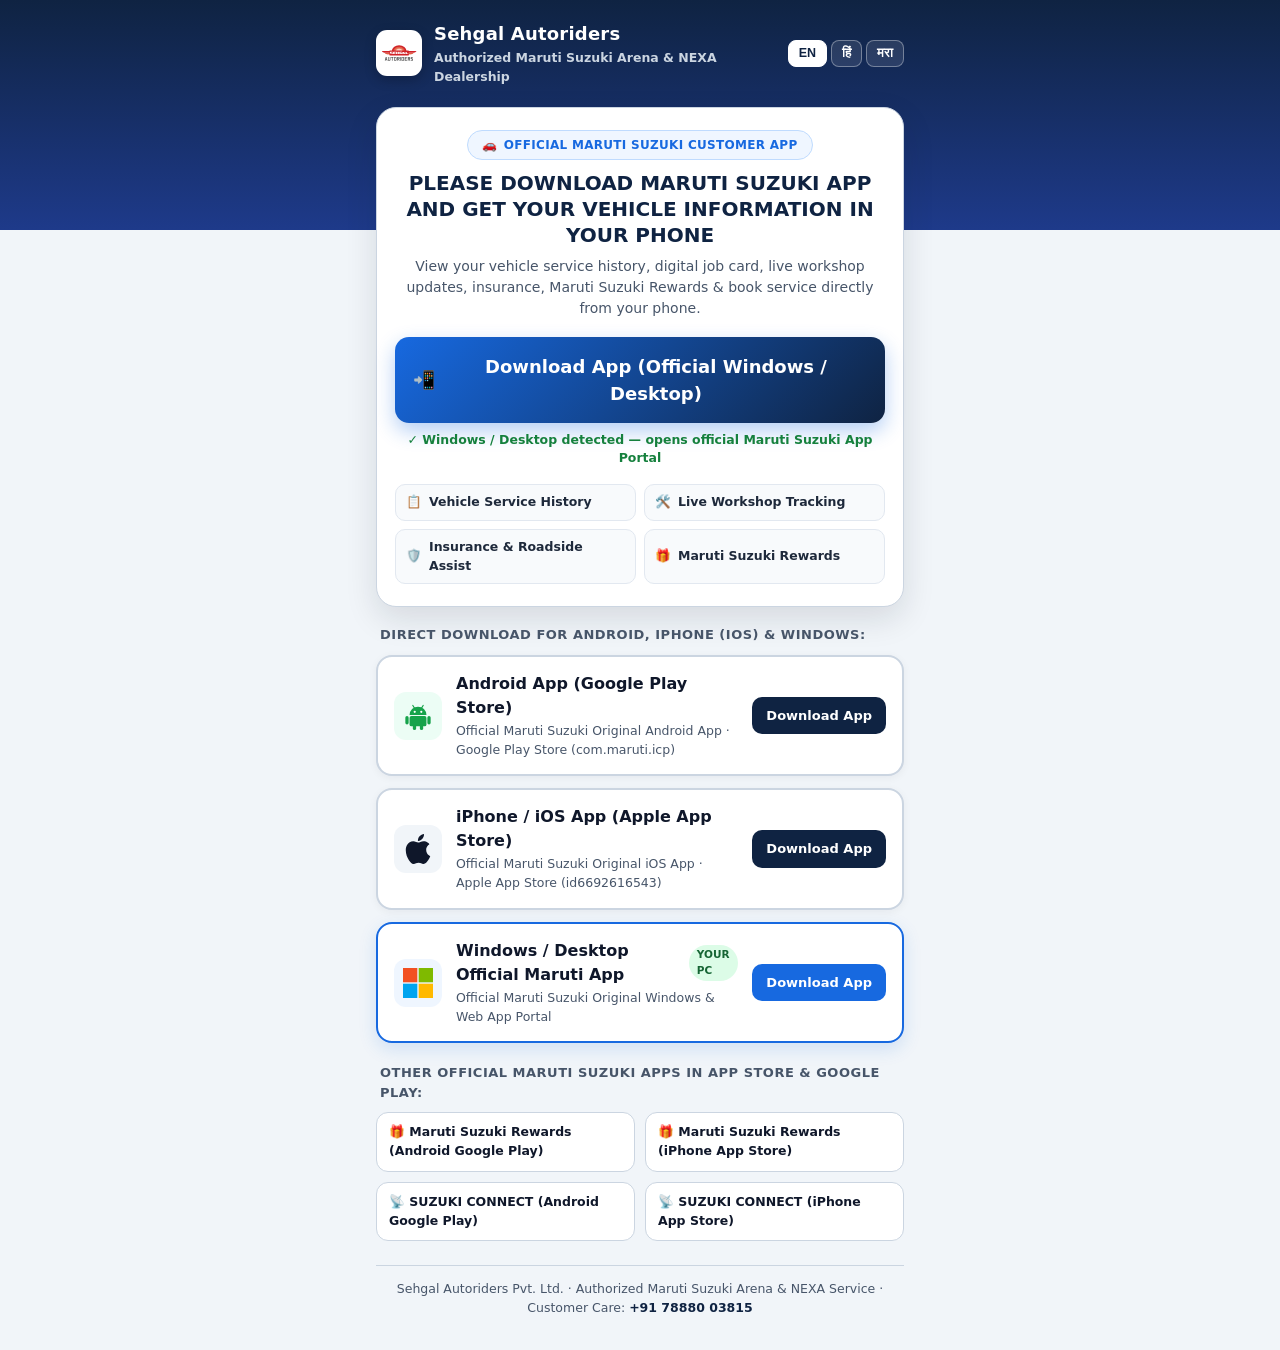
<file: maruti-app/index.html>
<!DOCTYPE html>
<html lang="en">
<head>
<meta charset="utf-8">
<meta name="viewport" content="width=device-width,initial-scale=1">
<title>Download Official Maruti Suzuki App — Sehgal Autoriders (iOS · Android · Windows)</title>
<meta property="og:title" content="PLEASE DOWNLOAD MARUTI SUZUKI APP & GET YOUR VEHICLE INFORMATION IN YOUR PHONE">
<meta property="og:description" content="Official Maruti Suzuki App for iPhone (iOS), Android & Windows — Sehgal Autoriders">
<meta property="og:image" content="https://maruti.sehgalautoriders.com/app/icon.svg">
<meta name="theme-color" content="#0f2342">
<link rel="icon" href="../app/icon.svg">
<style>
  :root{--bg:#f1f5f9;--card:#ffffff;--ink:#0f172a;--mute:#475569;--line:#cbd5e1;--blue:#0f2342;--accent:#1769e0;--green:#15803d;--red:#d71920}
  *{box-sizing:border-box}
  body{margin:0;background:linear-gradient(180deg,#0f2342 0%,#1e3a8a 230px,var(--bg) 230px);color:var(--ink);font:16px/1.5 system-ui,-apple-system,"Segoe UI",Roboto,sans-serif;min-height:100vh}
  header{max-width:560px;margin:0 auto;padding:20px 16px 8px;color:#fff;display:flex;align-items:center;gap:12px}
  header img{width:46px;height:46px;border-radius:11px;background:#fff;padding:5px;box-shadow:0 4px 12px rgba(0,0,0,.22)}
  header .brand{flex:1}
  header .brand h1{font-size:18px;font-weight:800;margin:0;letter-spacing:.2px}
  header .brand p{font-size:12.5px;margin:2px 0 0;color:#cbd5e1;font-weight:600}
  .lang{display:flex;gap:4px}
  .lang button{border:1px solid rgba(255,255,255,.35);background:rgba(255,255,255,.1);color:#fff;border-radius:8px;padding:5px 10px;font-weight:700;font-size:12.5px;cursor:pointer}
  .lang button.on{background:#fff;color:#0f2342;border-color:#fff}
  .wrap{max-width:560px;margin:0 auto;padding:12px 16px 32px}
  .hero-card{background:var(--card);border:1px solid var(--line);border-radius:20px;padding:22px 18px;box-shadow:0 12px 32px rgba(15,23,42,.12);margin-bottom:16px;text-align:center}
  .pill{display:inline-flex;align-items:center;gap:6px;background:#eff6ff;color:var(--accent);border:1px solid #bfdbfe;border-radius:999px;padding:5px 14px;font-size:12px;font-weight:800;letter-spacing:.3px;text-transform:uppercase;margin-bottom:10px}
  .hero-title{font-size:20px;font-weight:900;color:var(--blue);line-height:1.3;margin:0 0 8px}
  .hero-sub{font-size:14px;color:var(--mute);margin:0 0 18px}
  .btn-primary-download{display:flex;align-items:center;justify-content:center;gap:10px;width:100%;background:linear-gradient(135deg,#1769e0 0%,#0f2342 100%);color:#fff;text-decoration:none;font-weight:900;font-size:18px;padding:16px 18px;border-radius:14px;box-shadow:0 8px 20px rgba(23,105,224,.32);transition:transform .12s}
  .btn-primary-download:active{transform:scale(.98)}
  .device-badge{font-size:12.5px;color:var(--green);font-weight:700;margin:8px 0 0}
  .features{display:grid;grid-template-columns:repeat(2,1fr);gap:8px;margin-top:16px;text-align:left}
  .feat{background:#f8fafc;border:1px solid #e2e8f0;border-radius:10px;padding:8px 10px;font-size:12.5px;font-weight:700;color:#1e293b;display:flex;align-items:center;gap:7px}
  .section-lbl{font-size:13px;font-weight:800;color:var(--mute);text-transform:uppercase;letter-spacing:.5px;margin:18px 4px 10px}
  .store-list{display:flex;flex-direction:column;gap:12px}
  .store-card{display:flex;align-items:center;gap:14px;background:var(--card);border:2px solid var(--line);border-radius:16px;padding:15px 16px;text-decoration:none;color:var(--ink);box-shadow:0 2px 8px rgba(15,23,42,.05);transition:border-color .15s,box-shadow .15s}
  .store-card:hover,.store-card.recommended{border-color:var(--accent);box-shadow:0 6px 18px rgba(23,105,224,.15)}
  .store-icon{width:48px;height:48px;border-radius:12px;display:flex;align-items:center;justify-content:center;flex-shrink:0}
  .store-icon.android{background:#ecfdf5}
  .store-icon.ios{background:#f1f5f9}
  .store-icon.windows{background:#eff6ff}
  .store-icon svg{width:30px;height:30px}
  .store-info{flex:1}
  .store-info .name{font-size:16px;font-weight:800;color:var(--ink);display:flex;align-items:center;gap:8px}
  .store-info .desc{font-size:12.5px;color:var(--mute);margin-top:2px}
  .rec-tag{background:#dcfce7;color:#166534;font-size:10.5px;font-weight:800;padding:2px 8px;border-radius:999px;text-transform:uppercase}
  .store-cta{background:var(--blue);color:#fff;font-size:13px;font-weight:800;padding:9px 14px;border-radius:10px;white-space:nowrap}
  .store-card.recommended .store-cta{background:var(--accent)}
  footer{text-align:center;font-size:12.5px;color:var(--mute);margin-top:24px;padding-top:14px;border-top:1px solid var(--line)}
  footer a{color:var(--blue);font-weight:700;text-decoration:none}
</style>
</head>
<body>
<header>
  <img src="../app/brand/sehgal-autoriders-logo.svg" alt="Sehgal Autoriders">
  <div class="brand">
    <h1 data-t="brandTitle">Sehgal Autoriders</h1>
    <p data-t="brandSub">Authorized Maruti Suzuki Arena &amp; NEXA Dealership</p>
  </div>
  <div class="lang">
    <button data-l="en" class="on">EN</button>
    <button data-l="hi">हिं</button>
    <button data-l="mr">मरा</button>
  </div>
</header>

<div class="wrap">
  <div class="hero-card">
    <div class="pill">🚗 <span data-t="pill">Official Maruti Suzuki Customer App</span></div>
    <h2 class="hero-title" data-t="headline">PLEASE DOWNLOAD MARUTI SUZUKI APP AND GET YOUR VEHICLE INFORMATION IN YOUR PHONE</h2>
    <p class="hero-sub" data-t="subhead">View your vehicle service history, digital job card, live workshop updates, insurance, Maruti Suzuki Rewards &amp; book service directly from your phone.</p>

    <a class="btn-primary-download" id="smartDownloadBtn" href="https://play.google.com/store/apps/details?id=com.maruti.icp">
      <span>📲</span>
      <span id="smartDownloadLabel" data-t="downloadBtn">Download App</span>
    </a>
    <div class="device-badge" id="detectedOsNote">Detected your device — tap "Download App" above for direct official download</div>

    <div class="features">
      <div class="feat">📋 <span data-t="f1">Vehicle Service History</span></div>
      <div class="feat">🛠️ <span data-t="f2">Live Workshop Tracking</span></div>
      <div class="feat">🛡️ <span data-t="f3">Insurance &amp; Roadside Assist</span></div>
      <div class="feat">🎁 <span data-t="f4">Maruti Suzuki Rewards</span></div>
    </div>
  </div>

  <div class="section-lbl" data-t="choosePlatform">Direct Download for Android, iPhone (iOS) &amp; Windows:</div>

  <div class="store-list">
    <!-- 1. Android Official Maruti Suzuki App -->
    <a class="store-card" id="card-android" href="https://play.google.com/store/apps/details?id=com.maruti.icp" target="_blank" rel="noopener">
      <div class="store-icon android">
        <svg viewBox="0 0 64 64" aria-hidden="true"><g fill="#16a34a"><path d="M14 30a18 18 0 0 1 36 0z"/><rect x="14" y="32" width="36" height="22" rx="4"/><rect x="5" y="32" width="7" height="18" rx="3.5"/><rect x="52" y="32" width="7" height="18" rx="3.5"/><rect x="21" y="50" width="7" height="12" rx="3.5"/><rect x="36" y="50" width="7" height="12" rx="3.5"/><path d="M21 9.5l4 6.5M43 9.5l-4 6.5" stroke="#16a34a" stroke-width="2.6" stroke-linecap="round"/></g><circle cx="25" cy="23" r="2.4" fill="#fff"/><circle cx="39" cy="23" r="2.4" fill="#fff"/></svg>
      </div>
      <div class="store-info">
        <div class="name">
          <span data-t="andTitle">Android App (Google Play Store)</span>
          <span class="rec-tag" id="rec-android" style="display:none">Your Phone</span>
        </div>
        <div class="desc" data-t="andDesc">Official Maruti Suzuki Original Android App · Google Play Store (com.maruti.icp)</div>
      </div>
      <div class="store-cta" data-t="btnGet">Download App</div>
    </a>

    <!-- 2. iOS Official Maruti Suzuki App -->
    <a class="store-card" id="card-ios" href="https://apps.apple.com/in/app/maruti-suzuki/id6692616543" target="_blank" rel="noopener">
      <div class="store-icon ios">
        <svg viewBox="0 0 24 24" aria-hidden="true"><path fill="#0f172a" d="M12.152 6.896c-.948 0-2.415-1.078-3.96-1.04-2.04.027-3.91 1.183-4.961 3.014-2.117 3.675-.546 9.103 1.519 12.09 1.013 1.454 2.208 3.09 3.792 3.039 1.52-.065 2.09-.987 3.935-.987 1.831 0 2.35.987 3.96.948 1.637-.026 2.676-1.48 3.676-2.948 1.156-1.688 1.636-3.325 1.662-3.415-.039-.013-3.182-1.221-3.22-4.857-.026-3.04 2.48-4.494 2.597-4.559-1.429-2.09-3.623-2.324-4.39-2.376-2-.156-3.675 1.09-4.61 1.09zM15.53 3.83c.843-1.012 1.4-2.427 1.245-3.83-1.207.052-2.662.805-3.532 1.818-.78.896-1.454 2.338-1.273 3.714 1.338.104 2.715-.688 3.559-1.701"/></svg>
      </div>
      <div class="store-info">
        <div class="name">
          <span data-t="iosTitle">iPhone / iOS App (Apple App Store)</span>
          <span class="rec-tag" id="rec-ios" style="display:none">Your iPhone</span>
        </div>
        <div class="desc" data-t="iosDesc">Official Maruti Suzuki Original iOS App · Apple App Store (id6692616543)</div>
      </div>
      <div class="store-cta" data-t="btnGet">Download App</div>
    </a>

    <!-- 3. Windows / Desktop Official Maruti Suzuki Portal & App -->
    <a class="store-card" id="card-windows" href="https://www.nexaexperience.com/maruti-suzuki-app-download?ppid=3e9e42cc-3356-4017-bf08-65e5347bb883&listing=msilevents" target="_blank" rel="noopener">
      <div class="store-icon windows">
        <svg viewBox="0 0 22 22" aria-hidden="true"><rect x="0" y="0" width="10.5" height="10.5" fill="#F25022"/><rect x="11.5" y="0" width="10.5" height="10.5" fill="#7FBA00"/><rect x="0" y="11.5" width="10.5" height="10.5" fill="#00A4EF"/><rect x="11.5" y="11.5" width="10.5" height="10.5" fill="#FFB900"/></svg>
      </div>
      <div class="store-info">
        <div class="name">
          <span data-t="winTitle">Windows / Desktop Official Maruti App</span>
          <span class="rec-tag" id="rec-windows" style="display:none">Your PC</span>
        </div>
        <div class="desc" data-t="winDesc">Official Maruti Suzuki Original Windows &amp; Web App Portal</div>
      </div>
      <div class="store-cta" data-t="btnGet">Download App</div>
    </a>
  </div>

  <div class="section-lbl" style="margin-top:20px">Other Official Maruti Suzuki Apps in App Store &amp; Google Play:</div>
  <div style="display:grid;grid-template-columns:repeat(2,1fr);gap:10px">
    <a href="https://play.google.com/store/apps/details?id=com.marutisuzuki.rewards" target="_blank" rel="noopener" style="background:#fff;border:1px solid var(--line);border-radius:12px;padding:10px 12px;text-decoration:none;color:var(--ink);font-size:12.5px;font-weight:800">
      🎁 Maruti Suzuki Rewards (Android Google Play)
    </a>
    <a href="https://apps.apple.com/in/app/maruti-suzuki-rewards/id1520626356" target="_blank" rel="noopener" style="background:#fff;border:1px solid var(--line);border-radius:12px;padding:10px 12px;text-decoration:none;color:var(--ink);font-size:12.5px;font-weight:800">
      🎁 Maruti Suzuki Rewards (iPhone App Store)
    </a>
    <a href="https://play.google.com/store/apps/details?id=com.marutisuzuki.suzukiconnect" target="_blank" rel="noopener" style="background:#fff;border:1px solid var(--line);border-radius:12px;padding:10px 12px;text-decoration:none;color:var(--ink);font-size:12.5px;font-weight:800">
      📡 SUZUKI CONNECT (Android Google Play)
    </a>
    <a href="https://apps.apple.com/in/app/suzuki-connect-india/id1468033772" target="_blank" rel="noopener" style="background:#fff;border:1px solid var(--line);border-radius:12px;padding:10px 12px;text-decoration:none;color:var(--ink);font-size:12.5px;font-weight:800">
      📡 SUZUKI CONNECT (iPhone App Store)
    </a>
  </div>

  <footer>
    Sehgal Autoriders Pvt. Ltd. · Authorized Maruti Suzuki Arena &amp; NEXA Service · Customer Care: <a href="tel:+917888003815">+91 78880 03815</a>
  </footer>
</div>

<script>
(function(){
  var URLS = {
    android: 'https://play.google.com/store/apps/details?id=com.maruti.icp',
    ios: 'https://apps.apple.com/in/app/maruti-suzuki/id6692616543',
    windows: 'https://www.nexaexperience.com/maruti-suzuki-app-download?ppid=3e9e42cc-3356-4017-bf08-65e5347bb883&listing=msilevents'
  };
  var T = {
    brandTitle: ['Sehgal Autoriders','सहगल ऑटोराइडर्स','सहगल ऑटोरायडर्स'],
    brandSub: ['Authorized Maruti Suzuki Arena & NEXA Dealership','अधिकृत मारुति सुजुकी एरिना और नेक्सा डीलरशिप','अधिकृत मारुती सुझुकी एरिना आणि नेक्सा डीलरशिप'],
    pill: ['Official Maruti Suzuki Customer App','आधिकारिक मारुति सुजुकी ग्राहक ऐप','अधिकृत मारुती सुझुकी ग्राहक ॲप'],
    headline: [
      'PLEASE DOWNLOAD MARUTI SUZUKI APP AND GET YOUR VEHICLE INFORMATION IN YOUR PHONE',
      'कृपया मारुति सुजुकी ऐप डाउनलोड करें और अपने फ़ोन में अपनी गाड़ी की पूरी जानकारी पाएँ',
      'कृपया मारुती सुझुकी ॲप डाउनलोड करा आणि तुमच्या फोनमध्ये तुमच्या गाडीची संपूर्ण माहिती मिळवा'
    ],
    subhead: [
      'View your vehicle service history, digital job card, live workshop updates, insurance, Maruti Suzuki Rewards & book service directly from your phone.',
      'अपनी गाड़ी का सर्विस रिकॉर्ड, डिजिटल जॉब कार्ड, वर्कशॉप अपडेट, इंश्योरेंस और मारुति सुजुकी रिवॉर्ड्स सीधे अपने फ़ोन पर देखें।',
      'तुमच्या गाडीचा सर्व्हिस रेकॉर्ड, डिजिटल जॉब कार्ड, वर्कशॉप अपडेट्स, इन्शुरन्स आणि मारुती सुझुकी रिवॉर्ड्स थेट तुमच्या फोनवर पहा.'
    ],
    downloadBtn: ['Download App','ऐप डाउनलोड करें (Download App)','ॲप डाउनलोड करा (Download App)'],
    f1: ['Vehicle Service History','गाड़ी का सर्विस रिकॉर्ड','गाडीचा सर्व्हिस रेकॉर्ड'],
    f2: ['Live Workshop Tracking','लाइव वर्कशॉप ट्रैकिंग','लाईव्ह वर्कशॉप ट्रॅकिंग'],
    f3: ['Insurance & Roadside Assist','इंश्योरेंस और रोडसाइड सहायता','इन्शुरन्स आणि रोडसाईड मदत'],
    f4: ['Maruti Suzuki Rewards','मारुति सुजुकी रिवॉर्ड्स','मारुती सुझुकी रिवॉर्ड्स'],
    choosePlatform: [
      'Direct Download for Android, iPhone (iOS) & Windows:',
      'Android, iPhone (iOS) और Windows के लिए सीधा डाउनलोड:',
      'Android, iPhone (iOS) आणि Windows साठी थेट डाउनलोड:'
    ],
    andTitle: ['Android App (Google Play)','Android ऐप (Google Play)','Android ॲप (Google Play)'],
    andDesc: ['Official Maruti Suzuki Android App · Google Play Store','आधिकारिक मारुति सुजुकी Android ऐप','अधिकृत मारुती सुझुकी Android ॲप'],
    iosTitle: ['iPhone / iOS App (App Store)','iPhone / iOS ऐप (App Store)','iPhone / iOS ॲप (App Store)'],
    iosDesc: ['Official Maruti Suzuki iOS App · Apple App Store','आधिकारिक मारुति सुजुकी iPhone ऐप','अधिकृत मारुती सुझुकी iPhone ॲप'],
    winTitle: ['Windows / Desktop App','Windows / कंप्यूटर ऐप','Windows / कॉम्प्युटर ॲप'],
    winDesc: ['Official Maruti Suzuki Windows & Web Portal','आधिकारिक मारुति सुजुकी Windows पोर्टल','अधिकृत मारुती सुझुकी Windows पोर्टल'],
    btnGet: ['Download App','Download App','Download App']
  };
  var idx = {en:0, hi:1, mr:2};
  function setLang(l){
    var i = idx[l] || 0;
    document.querySelectorAll('[data-t]').forEach(function(el){
      var v = T[el.dataset.t];
      if (v && v[i]) el.textContent = v[i];
    });
    document.querySelectorAll('.lang button').forEach(function(b){
      b.classList.toggle('on', b.dataset.l === l);
    });
  }
  document.querySelector('.lang').addEventListener('click', function(e){
    var b = e.target.closest('button');
    if (b) setLang(b.dataset.l);
  });

  var ua = navigator.userAgent || '';
  var os = /iPhone|iPad|iPod/i.test(ua) ? 'ios' : (/Android/i.test(ua) ? 'android' : 'windows');
  var h = (location.hash || '').replace('#','').toLowerCase();
  if (h === 'ios' || h === 'iphone') os = 'ios';
  else if (h === 'android') os = 'android';
  else if (h === 'windows' || h === 'pc') os = 'windows';

  var smartBtn = document.getElementById('smartDownloadBtn');
  var smartLbl = document.getElementById('smartDownloadLabel');
  var noteEl = document.getElementById('detectedOsNote');
  smartBtn.href = URLS[os];
  if (os === 'ios') {
    smartLbl.textContent = 'Download App (Official iPhone / iOS App)';
    noteEl.textContent = '✓ iPhone / iOS detected — opens official Maruti Suzuki App on Apple App Store';
  } else if (os === 'android') {
    smartLbl.textContent = 'Download App (Official Android App)';
    noteEl.textContent = '✓ Android Phone detected — opens official Maruti Suzuki App on Google Play Store';
  } else {
    smartLbl.textContent = 'Download App (Official Windows / Desktop)';
    noteEl.textContent = '✓ Windows / Desktop detected — opens official Maruti Suzuki App Portal';
  }
  var card = document.getElementById('card-' + os);
  var rec = document.getElementById('rec-' + os);
  if (card) card.classList.add('recommended');
  if (rec) rec.style.display = 'inline-block';

  var params = new URLSearchParams(location.search);
  if (params.get('direct') === '1' || params.get('auto') === '1') {
    setTimeout(function(){ location.replace(URLS[os]); }, 250);
  }
})();
</script>
</body>
</html>
</file>
